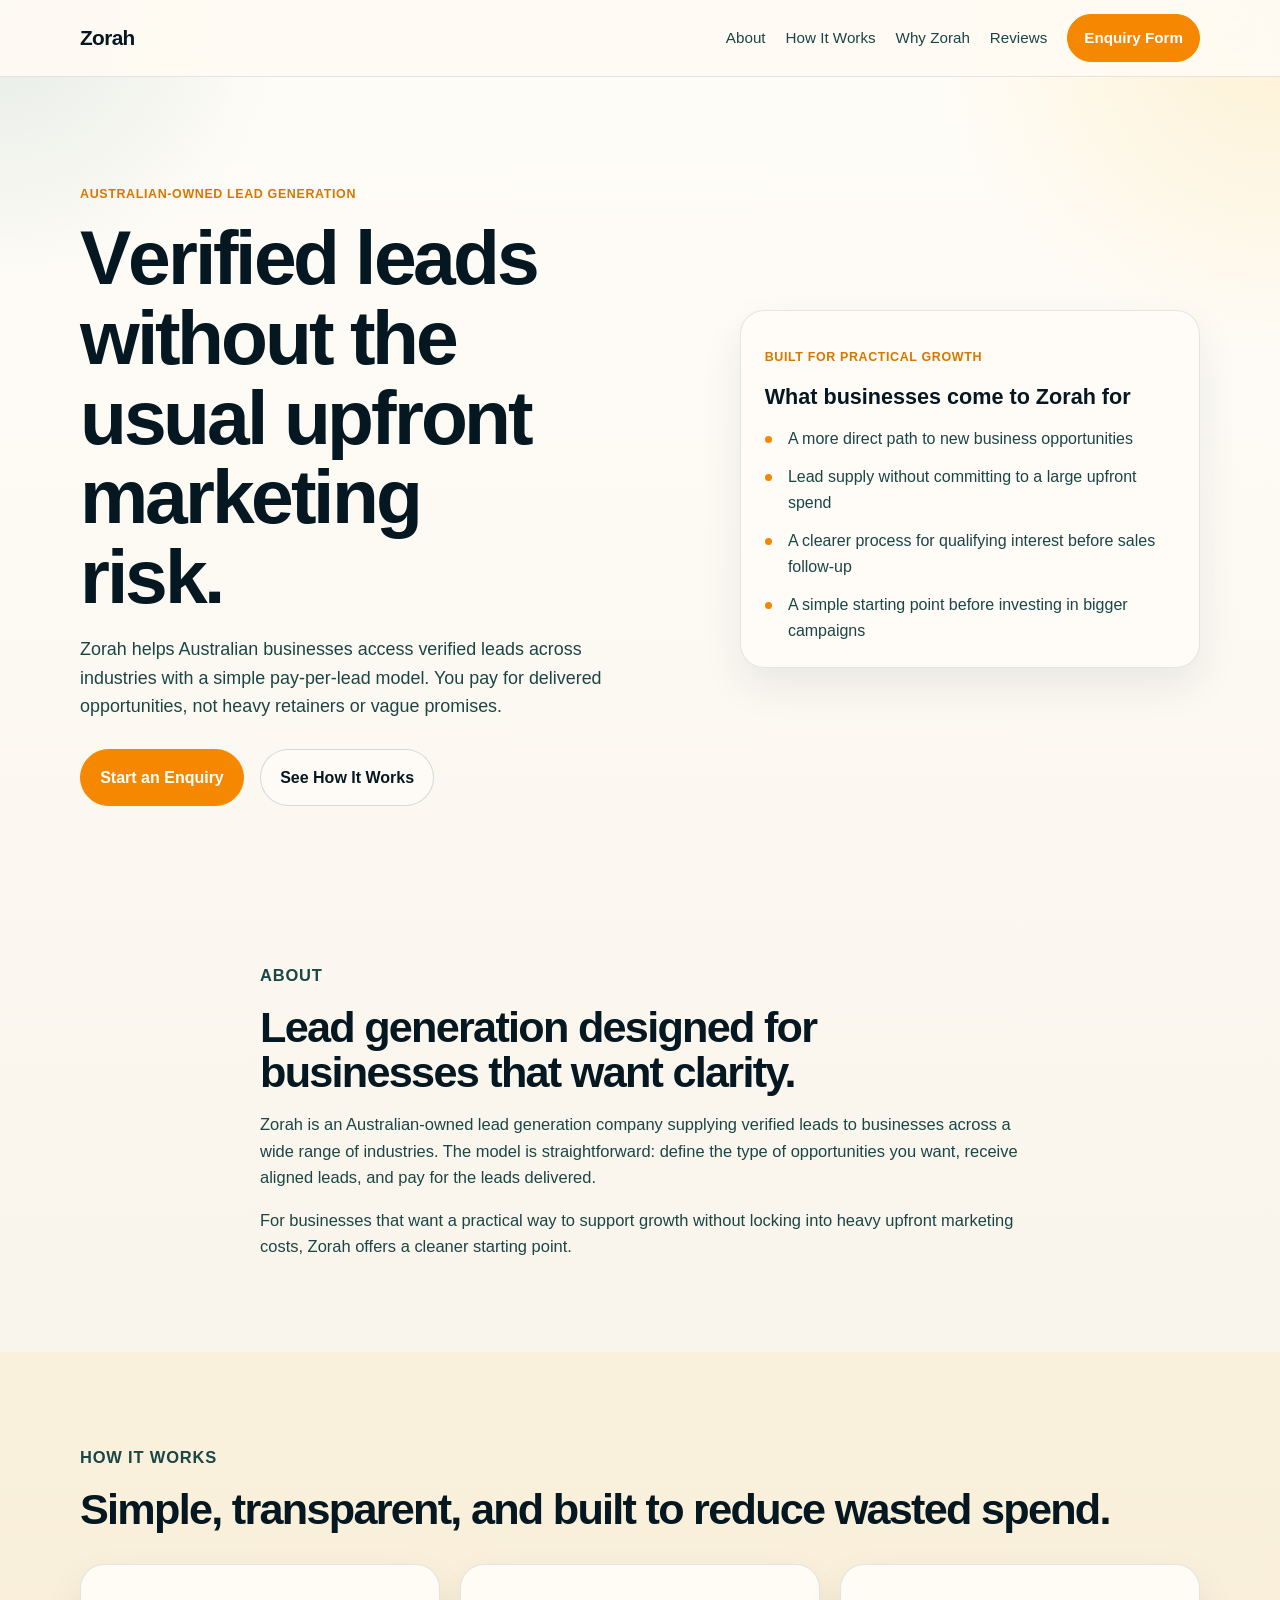
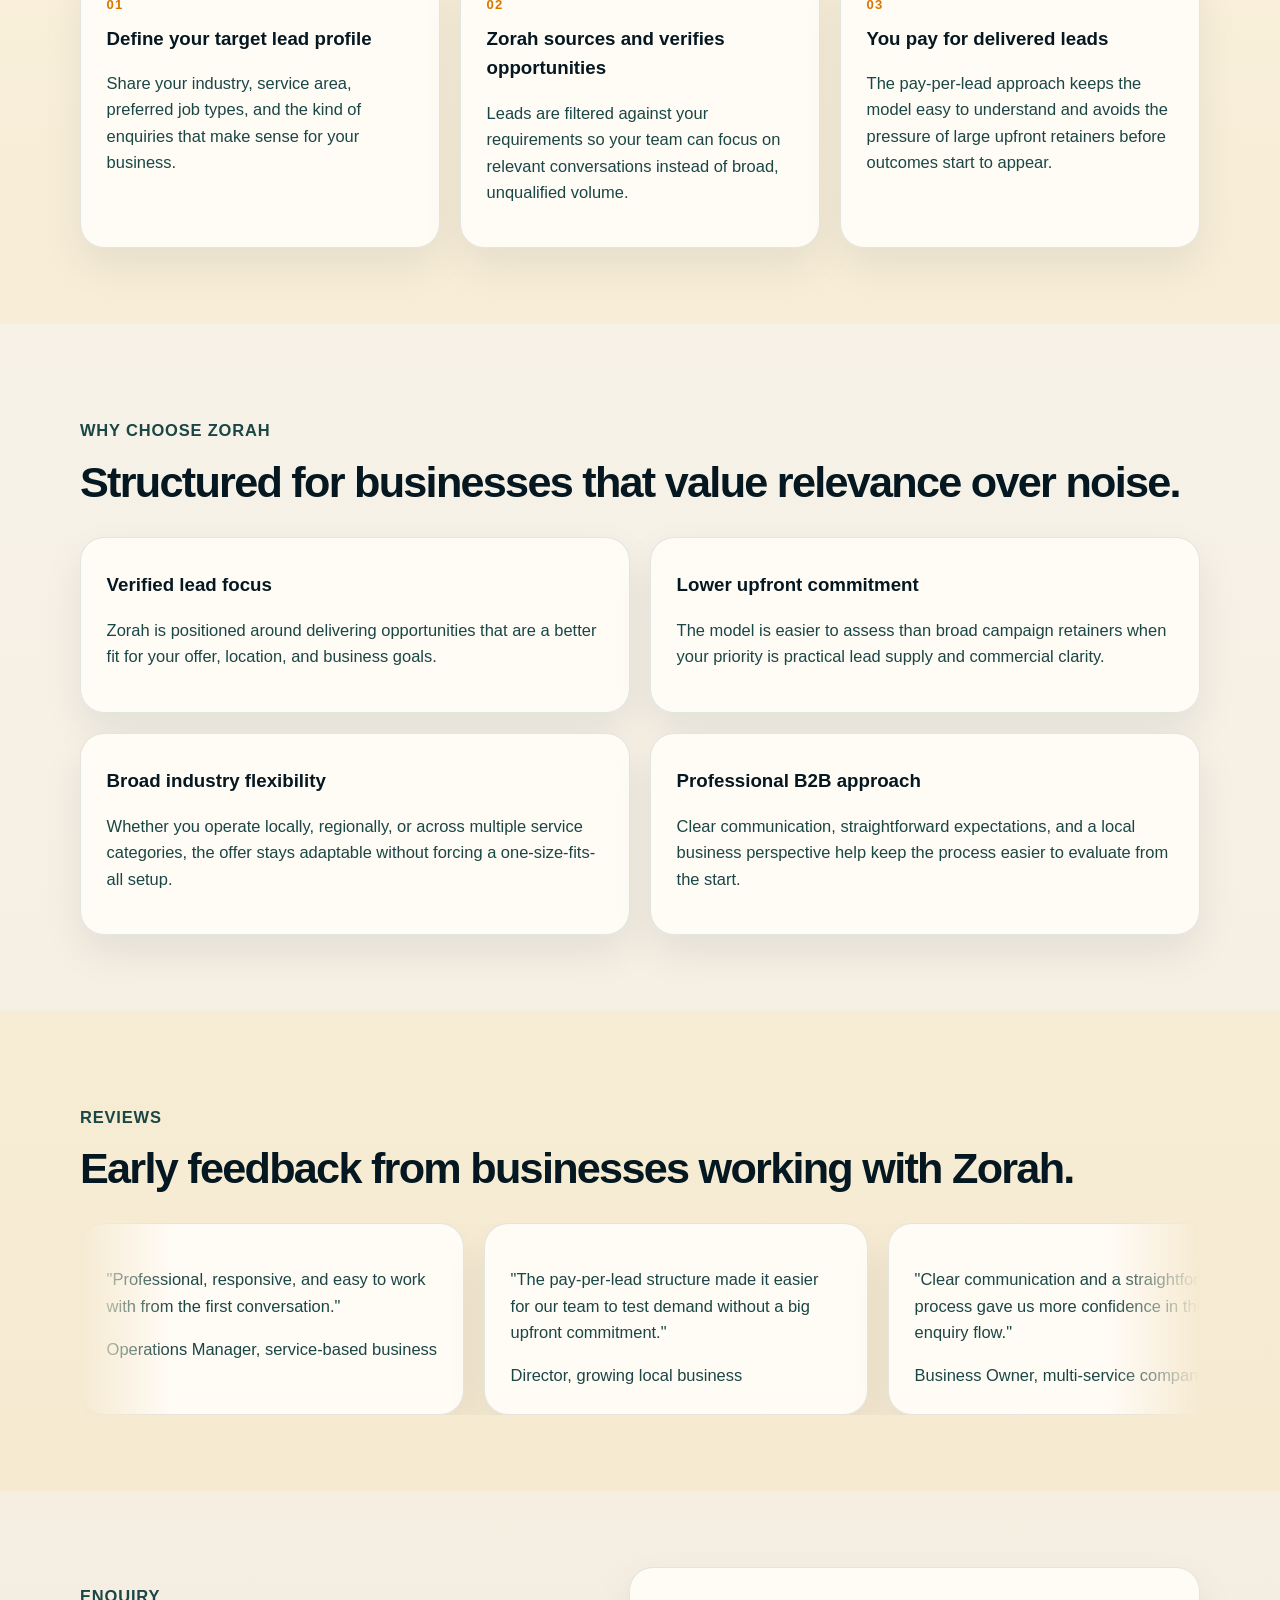
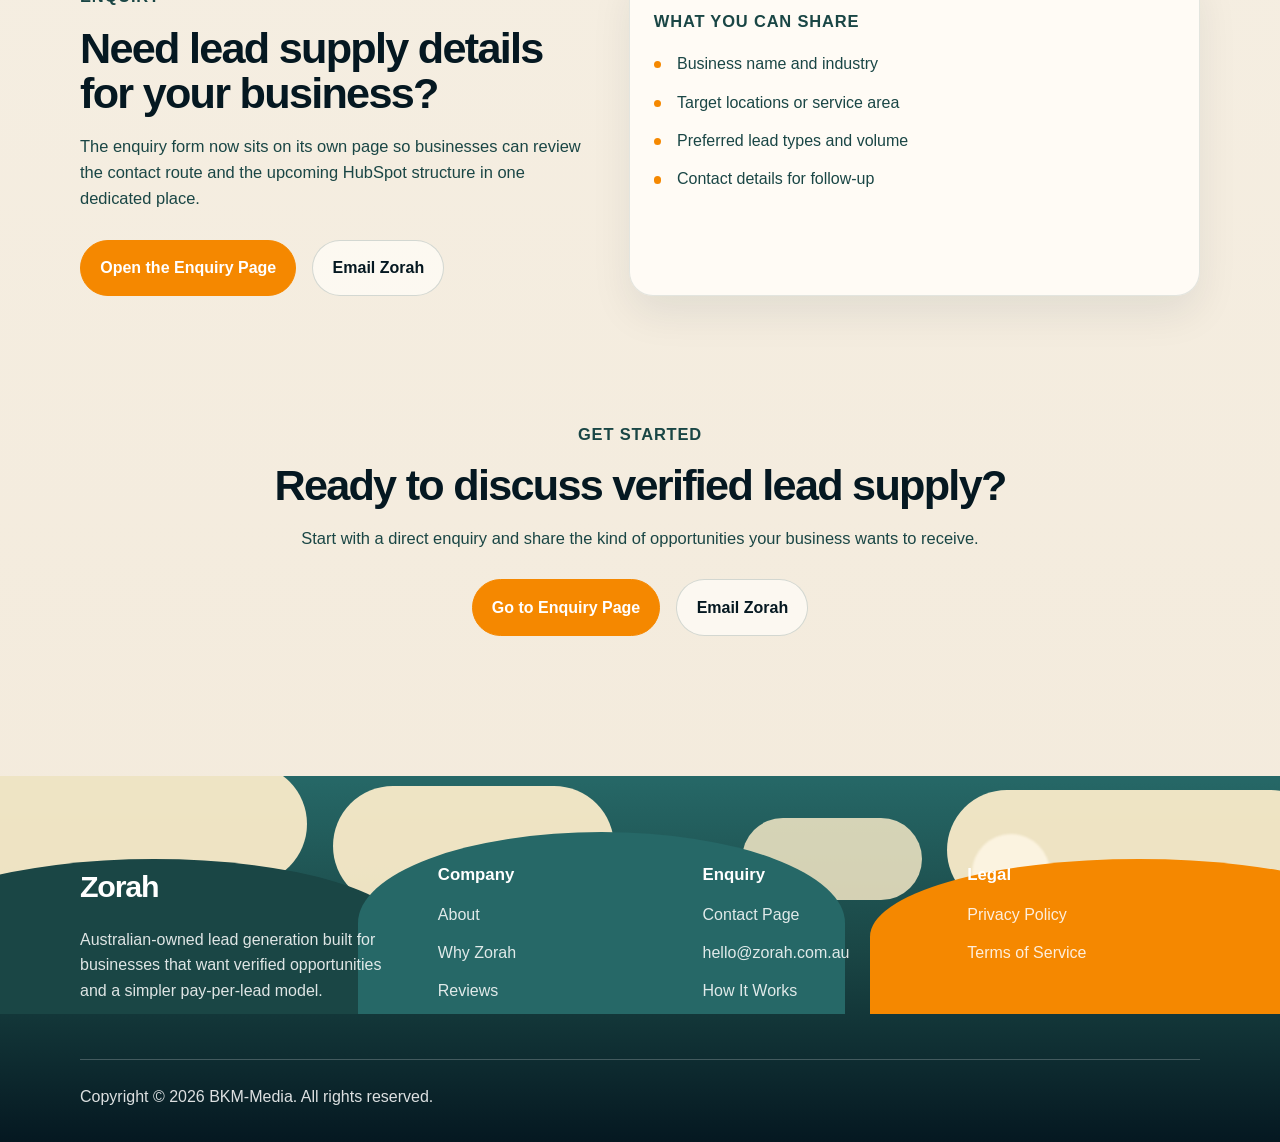
<file: index.html>
<!DOCTYPE html>
<html lang="en">
<head>
  <meta charset="UTF-8" />
  <meta name="viewport" content="width=device-width, initial-scale=1.0" />
  <title>Zorah | Verified Pay-Per-Lead Growth for Australian Businesses</title>
  <meta
    name="description"
    content="Zorah is an Australian-owned lead generation company supplying verified leads to businesses across industries with a practical pay-per-lead model."
  />
  <link rel="stylesheet" href="style.css" />
</head>
<body>
  <header class="site-header">
    <div class="container header-inner">
      <a href="index.html" class="logo">Zorah</a>
      <button
        class="menu-toggle"
        type="button"
        aria-expanded="false"
        aria-controls="site-nav"
        aria-label="Toggle navigation"
      >
        <span></span>
        <span></span>
        <span></span>
      </button>
      <nav class="nav" id="site-nav">
        <a href="#about">About</a>
        <a href="#how-it-works">How It Works</a>
        <a href="#why-zorah">Why Zorah</a>
        <a href="#testimonials">Reviews</a>
        <a href="contact.html" class="btn btn-sm nav-cta">Enquiry Form</a>
      </nav>
    </div>
  </header>

  <main>
    <section class="hero">
      <div class="container hero-grid">
        <div class="hero-content">
          <p class="eyebrow">Australian-owned lead generation</p>
          <h1 class="coolors-text" data-enable-color="false">
            Verified leads without the usual upfront marketing risk.
          </h1>
          <p class="hero-text">
            Zorah helps Australian businesses access verified leads across industries with a simple
            pay-per-lead model. You pay for delivered opportunities, not heavy retainers or vague
            promises.
          </p>
          <div class="hero-actions">
            <a href="contact.html" class="btn">Start an Enquiry</a>
            <a href="#how-it-works" class="btn btn-secondary">See How It Works</a>
          </div>
        </div>
        <aside class="hero-card">
          <p class="section-label">Built for practical growth</p>
          <h2>What businesses come to Zorah for</h2>
          <ul class="list-check">
            <li>A more direct path to new business opportunities</li>
            <li>Lead supply without committing to a large upfront spend</li>
            <li>A clearer process for qualifying interest before sales follow-up</li>
            <li>A simple starting point before investing in bigger campaigns</li>
          </ul>
        </aside>
      </div>
    </section>

    <section id="about" class="section">
      <div class="container narrow">
        <p class="section-label">About</p>
        <h2>Lead generation designed for businesses that want clarity.</h2>
        <p>
          Zorah is an Australian-owned lead generation company supplying verified leads to
          businesses across a wide range of industries. The model is straightforward: define the
          type of opportunities you want, receive aligned leads, and pay for the leads delivered.
        </p>
        <p>
          For businesses that want a practical way to support growth without locking into heavy
          upfront marketing costs, Zorah offers a cleaner starting point.
        </p>
      </div>
    </section>

    <section id="how-it-works" class="section section-alt">
      <div class="container">
        <p class="section-label">How it works</p>
        <h2>Simple, transparent, and built to reduce wasted spend.</h2>
        <div class="cards three-col">
          <article class="card">
            <span class="step">01</span>
            <h3>Define your target lead profile</h3>
            <p>
              Share your industry, service area, preferred job types, and the kind of enquiries
              that make sense for your business.
            </p>
          </article>
          <article class="card">
            <span class="step">02</span>
            <h3>Zorah sources and verifies opportunities</h3>
            <p>
              Leads are filtered against your requirements so your team can focus on relevant
              conversations instead of broad, unqualified volume.
            </p>
          </article>
          <article class="card">
            <span class="step">03</span>
            <h3>You pay for delivered leads</h3>
            <p>
              The pay-per-lead approach keeps the model easy to understand and avoids the pressure
              of large upfront retainers before outcomes start to appear.
            </p>
          </article>
        </div>
      </div>
    </section>

    <section id="why-zorah" class="section">
      <div class="container">
        <p class="section-label">Why choose Zorah</p>
        <h2>Structured for businesses that value relevance over noise.</h2>
        <div class="cards two-col">
          <article class="card">
            <h3>Verified lead focus</h3>
            <p>
              Zorah is positioned around delivering opportunities that are a better fit for your
              offer, location, and business goals.
            </p>
          </article>
          <article class="card">
            <h3>Lower upfront commitment</h3>
            <p>
              The model is easier to assess than broad campaign retainers when your priority is
              practical lead supply and commercial clarity.
            </p>
          </article>
          <article class="card">
            <h3>Broad industry flexibility</h3>
            <p>
              Whether you operate locally, regionally, or across multiple service categories, the
              offer stays adaptable without forcing a one-size-fits-all setup.
            </p>
          </article>
          <article class="card">
            <h3>Professional B2B approach</h3>
            <p>
              Clear communication, straightforward expectations, and a local business perspective
              help keep the process easier to evaluate from the start.
            </p>
          </article>
        </div>
      </div>
    </section>

    <section id="testimonials" class="section section-alt">
      <div class="container">
        <p class="section-label">Reviews</p>
        <h2>Early feedback from businesses working with Zorah.</h2>
        <div class="marquee-shell">
          <div class="marquee-track">
            <article class="card marquee-card">
              <p class="quote">"Professional, responsive, and easy to work with from the first conversation."</p>
              <p class="author">Operations Manager, service-based business</p>
            </article>
            <article class="card marquee-card">
              <p class="quote">"The pay-per-lead structure made it easier for our team to test demand without a big upfront commitment."</p>
              <p class="author">Director, growing local business</p>
            </article>
            <article class="card marquee-card">
              <p class="quote">"Clear communication and a straightforward process gave us more confidence in the enquiry flow."</p>
              <p class="author">Business Owner, multi-service company</p>
            </article>
            <article class="card marquee-card" aria-hidden="true">
              <p class="quote">"Professional, responsive, and easy to work with from the first conversation."</p>
              <p class="author">Operations Manager, service-based business</p>
            </article>
            <article class="card marquee-card" aria-hidden="true">
              <p class="quote">"The pay-per-lead structure made it easier for our team to test demand without a big upfront commitment."</p>
              <p class="author">Director, growing local business</p>
            </article>
            <article class="card marquee-card" aria-hidden="true">
              <p class="quote">"Clear communication and a straightforward process gave us more confidence in the enquiry flow."</p>
              <p class="author">Business Owner, multi-service company</p>
            </article>
          </div>
        </div>
      </div>
    </section>

    <section class="section enquiry-preview">
      <div class="container enquiry-preview-grid">
        <div>
          <p class="section-label">Enquiry</p>
          <h2>Need lead supply details for your business?</h2>
          <p>
            The enquiry form now sits on its own page so businesses can review the contact route
            and the upcoming HubSpot structure in one dedicated place.
          </p>
          <div class="hero-actions">
            <a href="contact.html" class="btn">Open the Enquiry Page</a>
            <a href="mailto:hello@zorah.com.au" class="btn btn-secondary">Email Zorah</a>
          </div>
        </div>
        <div class="preview-card">
          <p class="preview-label">What you can share</p>
          <ul class="list-check">
            <li>Business name and industry</li>
            <li>Target locations or service area</li>
            <li>Preferred lead types and volume</li>
            <li>Contact details for follow-up</li>
          </ul>
        </div>
      </div>
    </section>

    <section class="section final-cta">
      <div class="container narrow center">
        <p class="section-label">Get started</p>
        <h2>Ready to discuss verified lead supply?</h2>
        <p>
          Start with a direct enquiry and share the kind of opportunities your business wants to
          receive.
        </p>
        <div class="hero-actions center-actions">
          <a href="contact.html" class="btn">Go to Enquiry Page</a>
          <a href="mailto:hello@zorah.com.au" class="btn btn-secondary">Email Zorah</a>
        </div>
      </div>
    </section>
  </main>

  <footer class="site-footer site-footer-rich">
    <div class="footer-skyline" aria-hidden="true">
      <span class="footer-cloud footer-cloud-a"></span>
      <span class="footer-cloud footer-cloud-b"></span>
      <span class="footer-cloud footer-cloud-c"></span>
      <span class="footer-cloud footer-cloud-d"></span>
      <span class="footer-orb footer-orb-a"></span>
      <span class="footer-hill footer-hill-a"></span>
      <span class="footer-hill footer-hill-b"></span>
      <span class="footer-hill footer-hill-c"></span>
    </div>
    <div class="container footer-shell">
      <div class="footer-brand">
        <strong>Zorah</strong>
        <p>
          Australian-owned lead generation built for businesses that want verified opportunities
          and a simpler pay-per-lead model.
        </p>
      </div>
      <div class="footer-column">
        <h3>Company</h3>
        <a href="#about">About</a>
        <a href="#why-zorah">Why Zorah</a>
        <a href="#testimonials">Reviews</a>
      </div>
      <div class="footer-column">
        <h3>Enquiry</h3>
        <a href="contact.html">Contact Page</a>
        <a href="mailto:hello@zorah.com.au">hello@zorah.com.au</a>
        <a href="#how-it-works">How It Works</a>
      </div>
      <div class="footer-column">
        <h3>Legal</h3>
        <a href="privacy.html">Privacy Policy</a>
        <a href="terms.html">Terms of Service</a>
      </div>
    </div>
    <div class="container footer-bottom">
      <p>Copyright &copy; 2026 BKM-Media. All rights reserved.</p>
    </div>
  </footer>

  <script>
    const palette = ["#051821", "#1a4645", "#266867", "#f58800", "#fbbc24"];

    const prepareCoolorsText = () => {
      document.querySelectorAll(".coolors-text").forEach((heading) => {
        if (heading.dataset.coolorsReady === "true") {
          return;
        }

        const text = (heading.textContent || "").trim().replace(/\s+/g, " ");
        const enableColor = heading.dataset.enableColor === "true";

        heading.dataset.coolorsReady = "true";
        heading.setAttribute("aria-label", text);
        heading.textContent = "";

        text.split(" ").forEach((word, wordIndex, words) => {
          const wordSpan = document.createElement("span");
          wordSpan.className = "coolors-word";
          wordSpan.setAttribute("aria-hidden", "true");

          Array.from(word).forEach((character) => {
            const span = document.createElement("span");
            span.className = "coolors-char";
            span.setAttribute("aria-hidden", "true");
            span.textContent = character;
            wordSpan.appendChild(span);
          });

          heading.appendChild(wordSpan);

          if (wordIndex < words.length - 1) {
            heading.appendChild(document.createTextNode(" "));
          }
        });

        heading.addEventListener("pointerover", (event) => {
          const character = event.target.closest(".coolors-char");
          if (!character) {
            return;
          }

          character.classList.remove("is-active");
          void character.offsetWidth;
          character.classList.add("is-active");

          if (enableColor) {
            const randomColor = palette[Math.floor(Math.random() * palette.length)];
            character.style.color = randomColor;
          }
        });

        heading.addEventListener("animationend", (event) => {
          const character = event.target.closest(".coolors-char");
          if (!character) {
            return;
          }

          character.classList.remove("is-active");
          if (enableColor) {
            character.style.removeProperty("color");
          }
        });
      });
    };

    prepareCoolorsText();

    const toggle = document.querySelector(".menu-toggle");
    const nav = document.querySelector(".nav");

    if (toggle && nav) {
      toggle.addEventListener("click", () => {
        const isOpen = nav.classList.toggle("is-open");
        toggle.setAttribute("aria-expanded", String(isOpen));
      });

      nav.querySelectorAll("a").forEach((link) => {
        link.addEventListener("click", () => {
          nav.classList.remove("is-open");
          toggle.setAttribute("aria-expanded", "false");
        });
      });
    }
  </script>
</body>
</html>
</file>
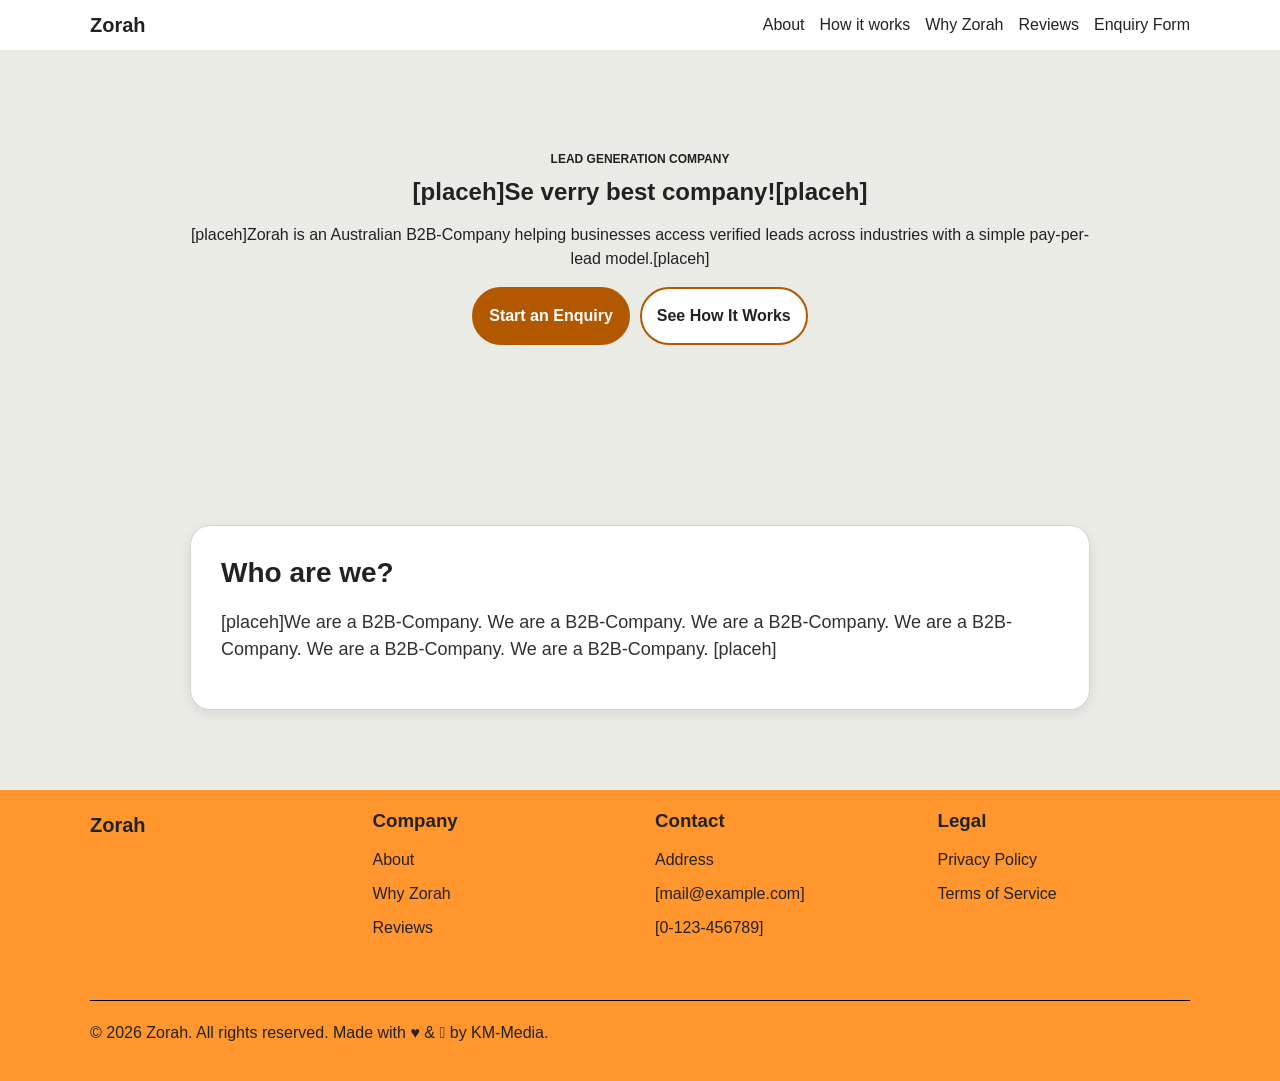
<file: testvonmijo/index.html>
<!DOCTYPE html>
<html lang="en-AU">
  
<head>
  <meta charset="UTF-8">
  <meta name="viewport" content="width=device-width, initial-scale=1, minimum-scale=1">
  <meta name="keywords" content="">
  <meta name="description" content="[placeh]Se verry best company![placeh]">
  
  <title>Zorah | [placeh]</title>
  <link rel="stylesheet" href="style.css">
  <link rel="icon" href="favicon.png">
</head>

<body>
  
  <header class="site-header">
    <div class="header-inner">
      <a href="/" class="logo">Zorah</a>
      <nav class="site-nav">
        <a href="#about">About</a>
        <a href="#howitworks">How it works</a>
        <a href="#why">Why Zorah</a>
        <a href="#reviews">Reviews</a>
        <a href="enquiry.html">Enquiry Form</a>
      </nav>
    </div>
  </header>
  
  <main>
    <section id="hero" class="hero">
      <div class="hero-inner">
        <p class="hero-intro">LEAD GENERATION COMPANY</p>
        <h1>[placeh]Se verry best company![placeh]</h1>
        <p>[placeh]Zorah is an Australian B2B-Company helping businesses access verified leads across industries with a simple pay-per-lead model.[placeh]</p>
        <div class="hero-cta">
          <a href="enquiry.html" class="hero-cta-1">Start an Enquiry</a>
          <a href="#howitworks" class="hero-cta-2">See How It Works</a>
        </div>
      </div>
    </section>
    <section id="about" class="about">
      <div class="about-inner">
        <h2>Who are we?</h2>
        <p>[placeh]We are a B2B-Company. We are a B2B-Company. We are a B2B-Company. We are a B2B-Company. We are a B2B-Company. We are a B2B-Company. [placeh]</p>
      </div>
    </section>
  </main>
  
  <footer class="footer">
    <div class="footer-inner">
      <div class="footer-brand">
        <p class="logo">Zorah</p>
      </div>
      <div class="footer-company">
        <h3>Company</h3>
        <a href="#about">About</a>
        <a href="#why">Why Zorah</a>
        <a href="#reviews">Reviews</a>
      </div>
      <div class="footer-contact">
        <h3>Contact</h3>
        <a href="address.html">Address</a>
        <a href="mailto:<!--missingmail-->"><!--missingmail-->[mail@example.com]</a>
        <a href="tel:<!--missingtel-->"><!--missingtel-->[0-123-456789]</a>
      </div>
      <div class="footer-legal">
        <h3>Legal</h3>
        <a href="privacy.html">Privacy Policy</a>
        <a href="terms.html">Terms of Service</a>
      </div>
      <p class="footer-bottom">© 2026 Zorah. All rights reserved. Made with ♥ & 𖡎 by KM-Media.</p>
    </div>
  </footer>
  
</body>
</html>
</file>
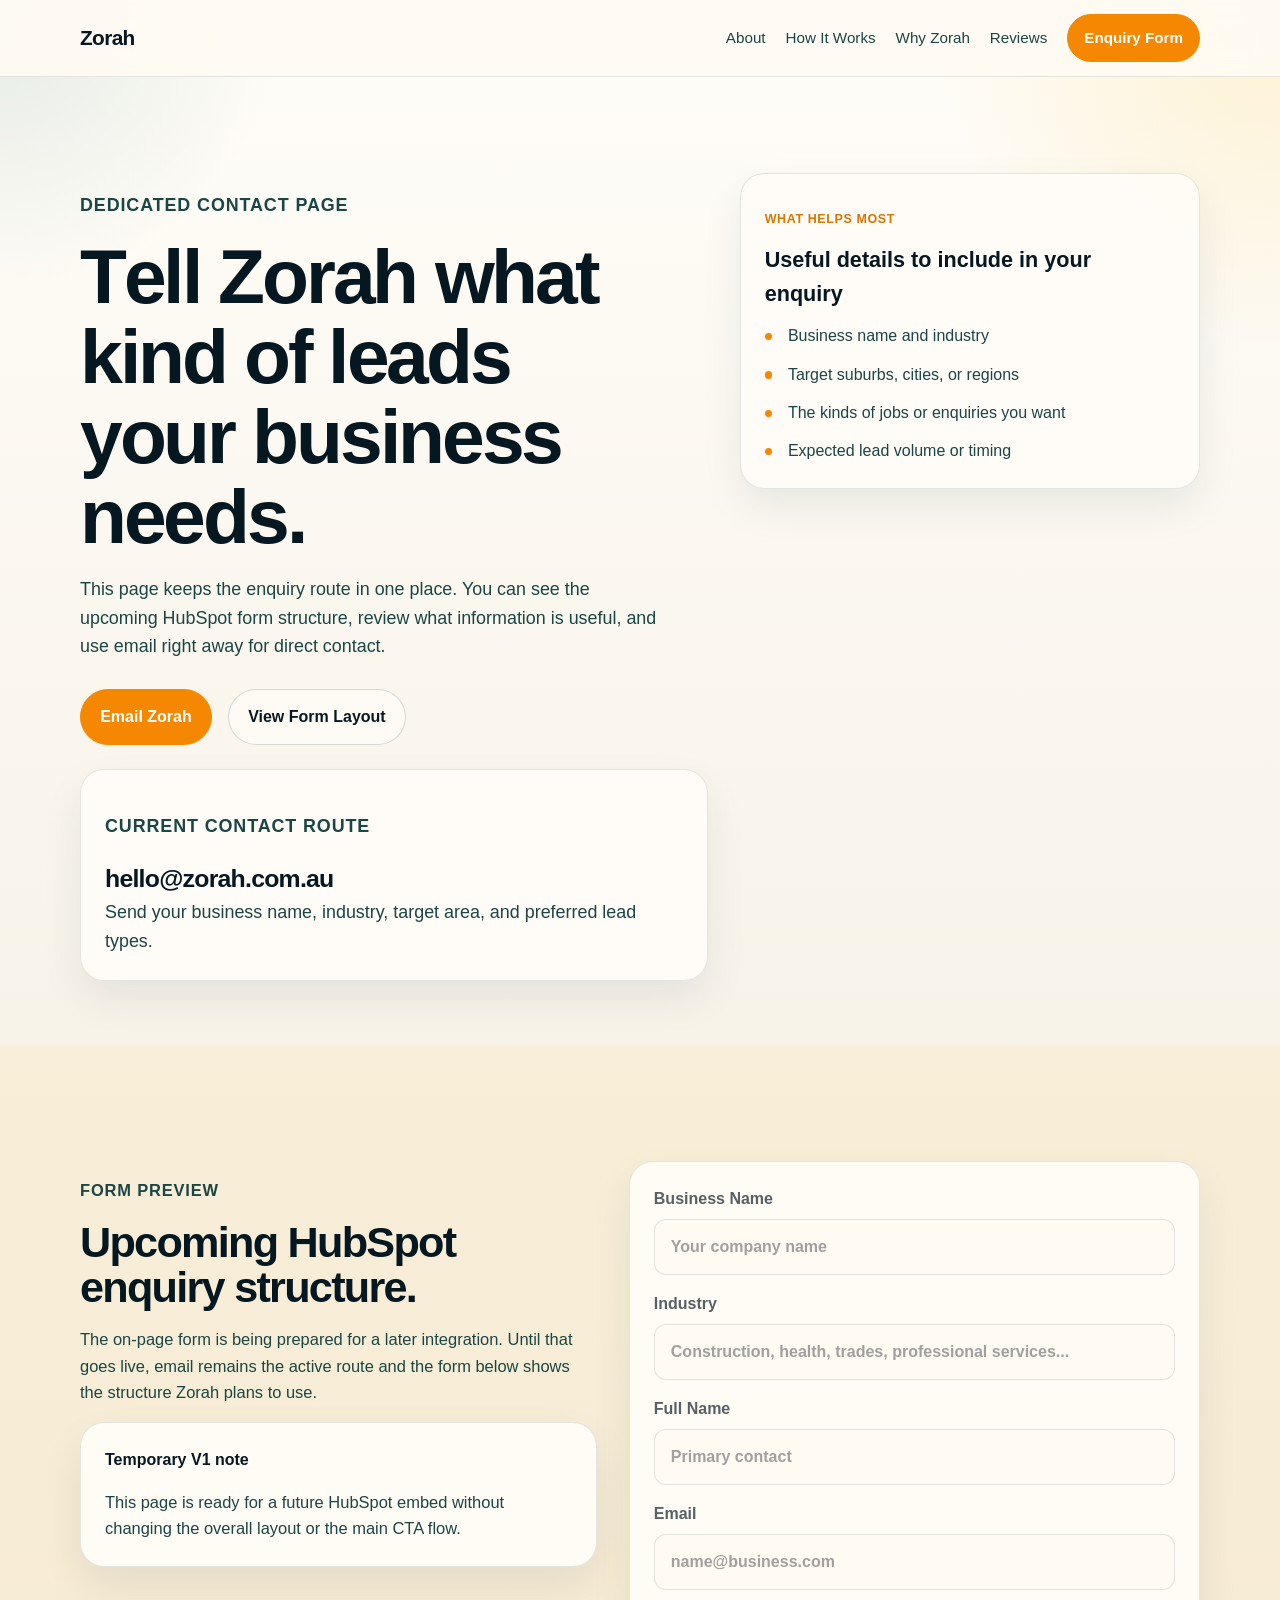
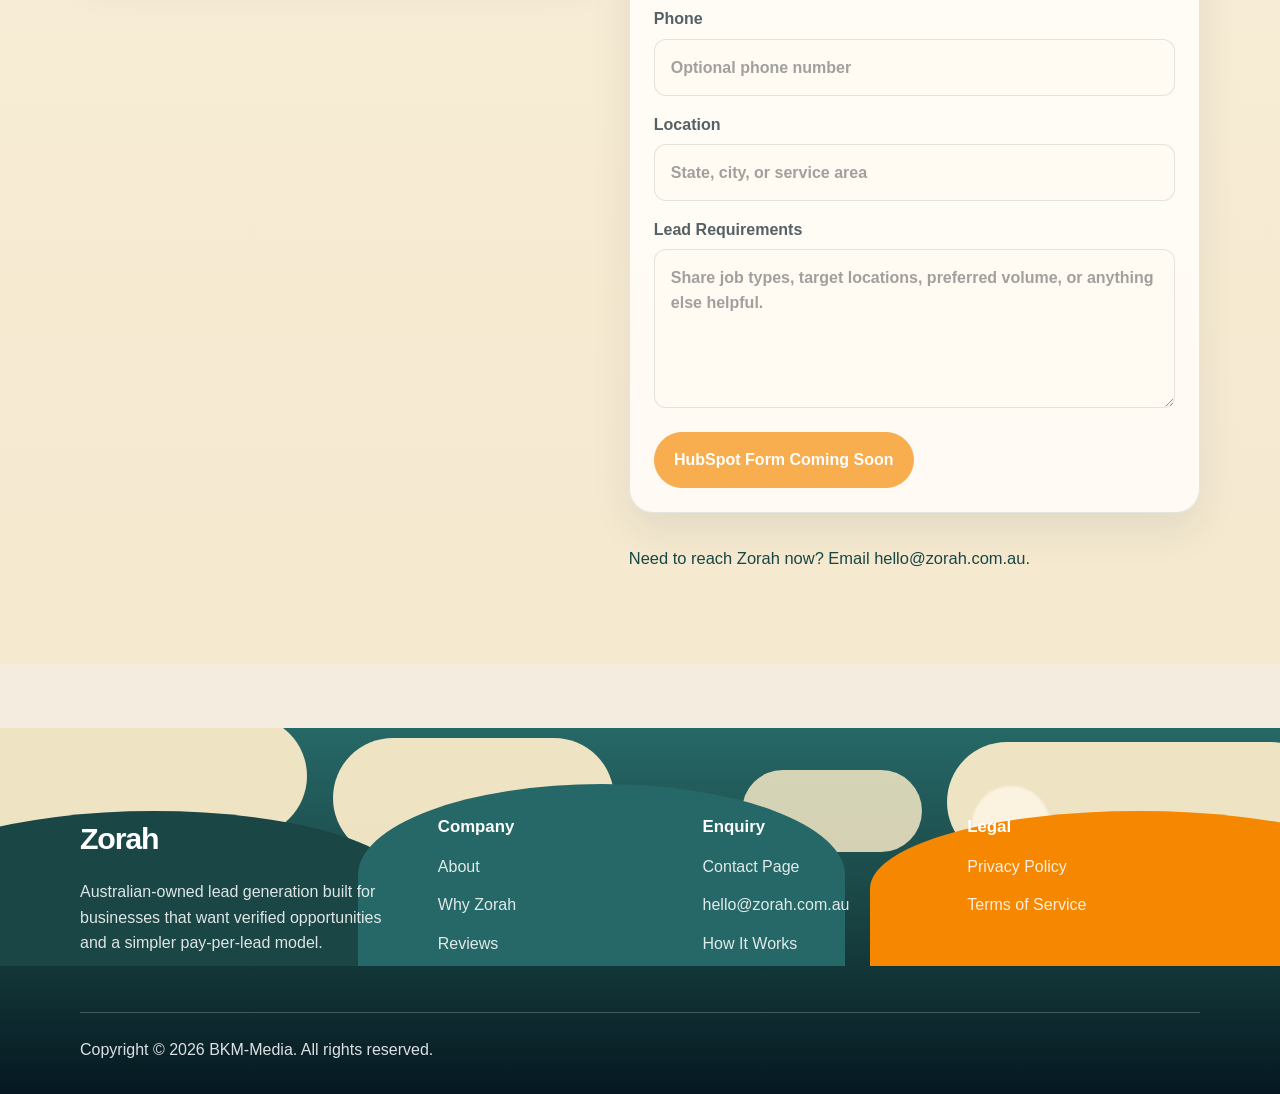
<file: contact.html>
<!DOCTYPE html>
<html lang="en">
<head>
  <meta charset="UTF-8" />
  <meta name="viewport" content="width=device-width, initial-scale=1.0" />
  <title>Zorah | Contact and Enquiry</title>
  <meta
    name="description"
    content="Contact Zorah to discuss verified lead supply requirements for your business."
  />
  <link rel="stylesheet" href="style.css" />
</head>
<body>
  <header class="site-header">
    <div class="container header-inner">
      <a href="index.html" class="logo">Zorah</a>
      <button
        class="menu-toggle"
        type="button"
        aria-expanded="false"
        aria-controls="site-nav"
        aria-label="Toggle navigation"
      >
        <span></span>
        <span></span>
        <span></span>
      </button>
      <nav class="nav" id="site-nav">
        <a href="index.html#about">About</a>
        <a href="index.html#how-it-works">How It Works</a>
        <a href="index.html#why-zorah">Why Zorah</a>
        <a href="index.html#testimonials">Reviews</a>
        <a href="contact.html" class="btn btn-sm nav-cta">Enquiry Form</a>
      </nav>
    </div>
  </header>

  <main>
    <section class="contact-hero">
      <div class="container contact-grid">
        <div class="contact-copy">
          <p class="eyebrow">Dedicated contact page</p>
          <h1 class="coolors-text" data-enable-color="false">
            Tell Zorah what kind of leads your business needs.
          </h1>
          <p>
            This page keeps the enquiry route in one place. You can see the upcoming HubSpot form
            structure, review what information is useful, and use email right away for direct
            contact.
          </p>
          <div class="hero-actions">
            <a href="mailto:hello@zorah.com.au" class="btn">Email Zorah</a>
            <a href="#enquiry-form" class="btn btn-secondary">View Form Layout</a>
          </div>
          <div class="contact-intro-card">
            <p class="contact-label">Current contact route</p>
            <a href="mailto:hello@zorah.com.au" class="contact-link">hello@zorah.com.au</a>
            <p class="contact-help">
              Send your business name, industry, target area, and preferred lead types.
            </p>
          </div>
        </div>
        <aside class="hero-card">
          <p class="section-label">What helps most</p>
          <h2>Useful details to include in your enquiry</h2>
          <ul class="list-check">
            <li>Business name and industry</li>
            <li>Target suburbs, cities, or regions</li>
            <li>The kinds of jobs or enquiries you want</li>
            <li>Expected lead volume or timing</li>
          </ul>
        </aside>
      </div>
    </section>

    <section id="enquiry-form" class="section section-alt">
      <div class="container contact-panels">
        <div>
          <p class="section-label">Form preview</p>
          <h2>Upcoming HubSpot enquiry structure.</h2>
          <p>
            The on-page form is being prepared for a later integration. Until that goes live, email
            remains the active route and the form below shows the structure Zorah plans to use.
          </p>
          <div class="placeholder-note">
            <strong>Temporary V1 note</strong>
            <p>
              This page is ready for a future HubSpot embed without changing the overall layout or
              the main CTA flow.
            </p>
          </div>
        </div>

        <div class="enquiry-panel">
          <form class="enquiry-form" action="#" method="post">
            <fieldset class="form-fields" disabled>
              <label>
                Business Name
                <input type="text" name="business_name" placeholder="Your company name" />
              </label>

              <label>
                Industry
                <input type="text" name="industry" placeholder="Construction, health, trades, professional services..." />
              </label>

              <label>
                Full Name
                <input type="text" name="full_name" placeholder="Primary contact" />
              </label>

              <label>
                Email
                <input type="email" name="email" placeholder="name@business.com" />
              </label>

              <label>
                Phone
                <input type="tel" name="phone" placeholder="Optional phone number" />
              </label>

              <label>
                Location
                <input type="text" name="location" placeholder="State, city, or service area" />
              </label>

              <label>
                Lead Requirements
                <textarea
                  name="notes"
                  rows="5"
                  placeholder="Share job types, target locations, preferred volume, or anything else helpful."
                ></textarea>
              </label>

              <button type="submit" class="btn">HubSpot Form Coming Soon</button>
            </fieldset>
          </form>
          <p class="contact-note">
            Need to reach Zorah now? Email <a href="mailto:hello@zorah.com.au">hello@zorah.com.au</a>.
          </p>
        </div>
      </div>
    </section>
  </main>

  <footer class="site-footer site-footer-rich">
    <div class="footer-skyline" aria-hidden="true">
      <span class="footer-cloud footer-cloud-a"></span>
      <span class="footer-cloud footer-cloud-b"></span>
      <span class="footer-cloud footer-cloud-c"></span>
      <span class="footer-cloud footer-cloud-d"></span>
      <span class="footer-orb footer-orb-a"></span>
      <span class="footer-hill footer-hill-a"></span>
      <span class="footer-hill footer-hill-b"></span>
      <span class="footer-hill footer-hill-c"></span>
    </div>
    <div class="container footer-shell">
      <div class="footer-brand">
        <strong>Zorah</strong>
        <p>
          Australian-owned lead generation built for businesses that want verified opportunities
          and a simpler pay-per-lead model.
        </p>
      </div>
      <div class="footer-column">
        <h3>Company</h3>
        <a href="index.html#about">About</a>
        <a href="index.html#why-zorah">Why Zorah</a>
        <a href="index.html#testimonials">Reviews</a>
      </div>
      <div class="footer-column">
        <h3>Enquiry</h3>
        <a href="contact.html">Contact Page</a>
        <a href="mailto:hello@zorah.com.au">hello@zorah.com.au</a>
        <a href="index.html#how-it-works">How It Works</a>
      </div>
      <div class="footer-column">
        <h3>Legal</h3>
        <a href="privacy.html">Privacy Policy</a>
        <a href="terms.html">Terms of Service</a>
      </div>
    </div>
    <div class="container footer-bottom">
      <p>Copyright &copy; 2026 BKM-Media. All rights reserved.</p>
    </div>
  </footer>

  <script>
    const palette = ["#051821", "#1a4645", "#266867", "#f58800", "#fbbc24"];

    const prepareCoolorsText = () => {
      document.querySelectorAll(".coolors-text").forEach((heading) => {
        if (heading.dataset.coolorsReady === "true") {
          return;
        }

        const text = (heading.textContent || "").trim().replace(/\s+/g, " ");
        const enableColor = heading.dataset.enableColor === "true";

        heading.dataset.coolorsReady = "true";
        heading.setAttribute("aria-label", text);
        heading.textContent = "";

        text.split(" ").forEach((word, wordIndex, words) => {
          const wordSpan = document.createElement("span");
          wordSpan.className = "coolors-word";
          wordSpan.setAttribute("aria-hidden", "true");

          Array.from(word).forEach((character) => {
            const span = document.createElement("span");
            span.className = "coolors-char";
            span.setAttribute("aria-hidden", "true");
            span.textContent = character;
            wordSpan.appendChild(span);
          });

          heading.appendChild(wordSpan);

          if (wordIndex < words.length - 1) {
            heading.appendChild(document.createTextNode(" "));
          }
        });

        heading.addEventListener("pointerover", (event) => {
          const character = event.target.closest(".coolors-char");
          if (!character) {
            return;
          }

          character.classList.remove("is-active");
          void character.offsetWidth;
          character.classList.add("is-active");

          if (enableColor) {
            const randomColor = palette[Math.floor(Math.random() * palette.length)];
            character.style.color = randomColor;
          }
        });

        heading.addEventListener("animationend", (event) => {
          const character = event.target.closest(".coolors-char");
          if (!character) {
            return;
          }

          character.classList.remove("is-active");
          if (enableColor) {
            character.style.removeProperty("color");
          }
        });
      });
    };

    prepareCoolorsText();

    const toggle = document.querySelector(".menu-toggle");
    const nav = document.querySelector(".nav");

    if (toggle && nav) {
      toggle.addEventListener("click", () => {
        const isOpen = nav.classList.toggle("is-open");
        toggle.setAttribute("aria-expanded", String(isOpen));
      });

      nav.querySelectorAll("a").forEach((link) => {
        link.addEventListener("click", () => {
          nav.classList.remove("is-open");
          toggle.setAttribute("aria-expanded", "false");
        });
      });
    }
  </script>
</body>
</html>
</file>
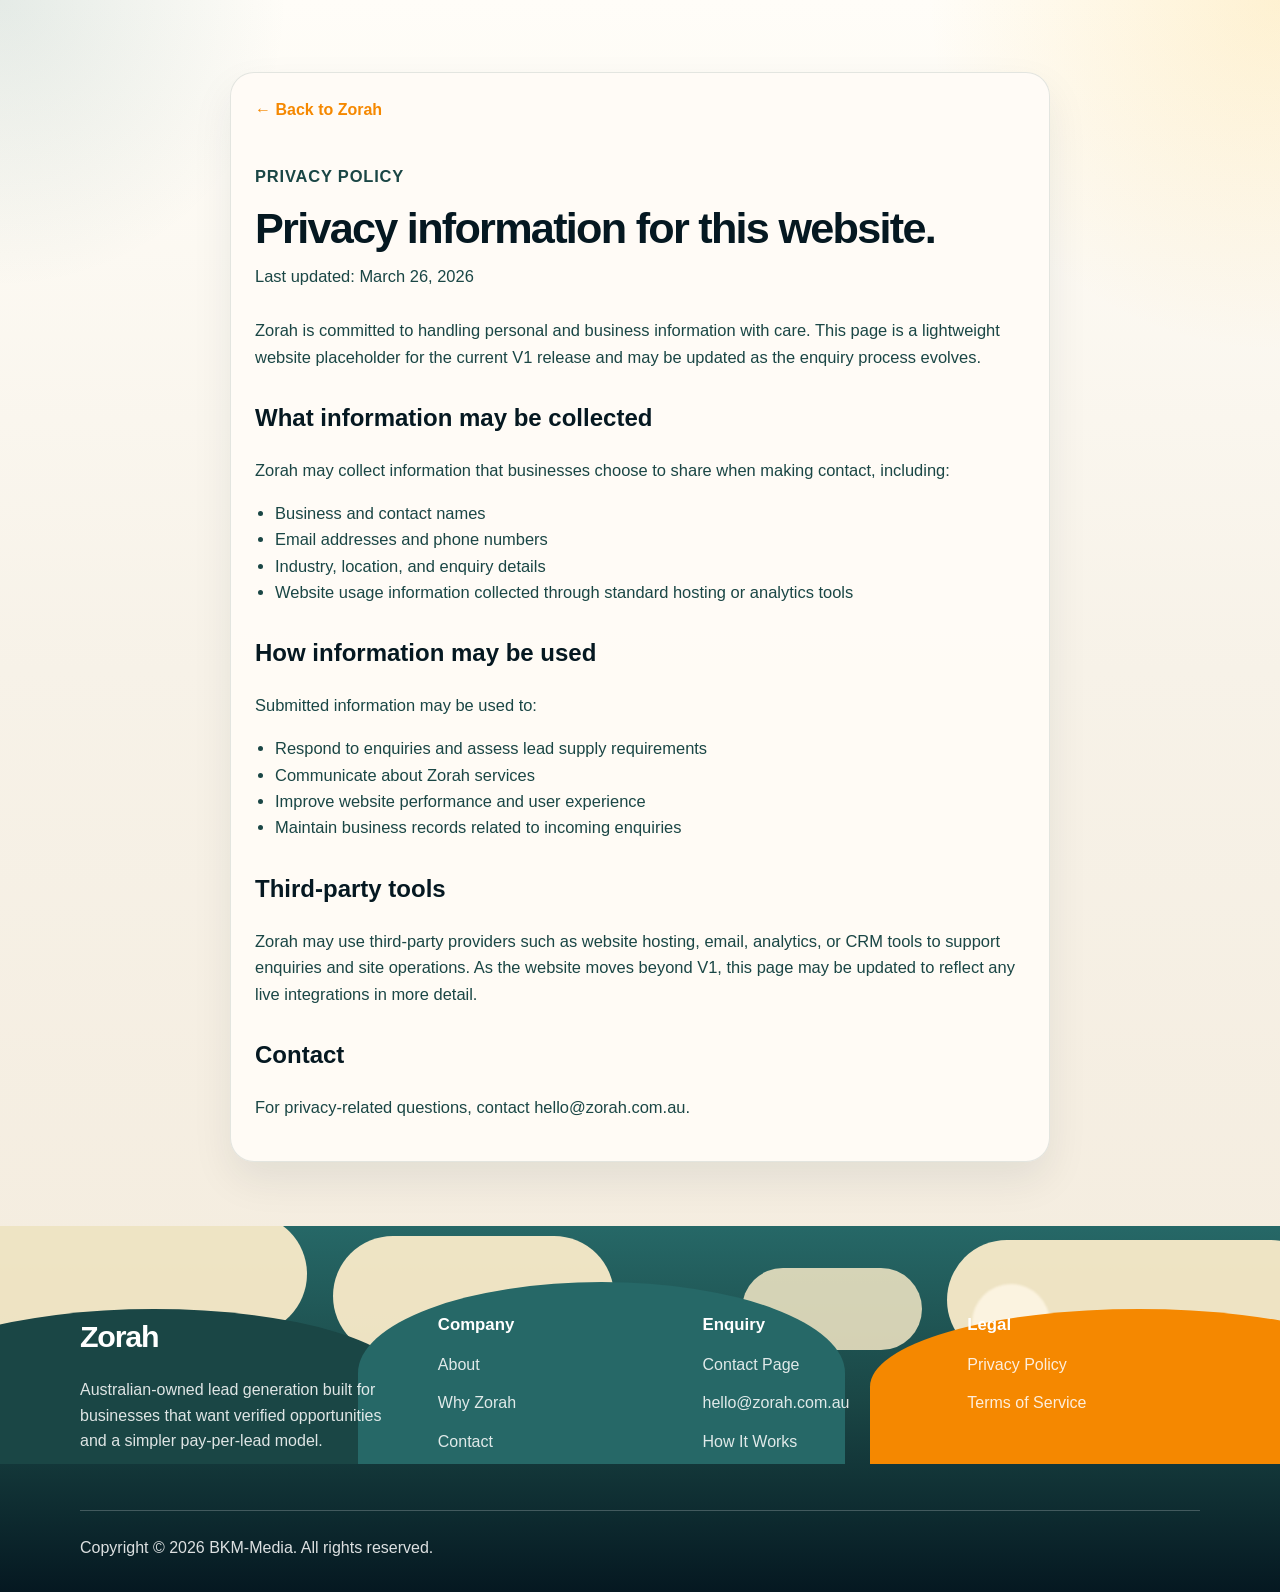
<file: privacy.html>
<!DOCTYPE html>
<html lang="en">
<head>
  <meta charset="UTF-8" />
  <meta name="viewport" content="width=device-width, initial-scale=1.0" />
  <title>Zorah | Privacy Policy</title>
  <meta name="description" content="Privacy information for the Zorah website." />
  <link rel="stylesheet" href="style.css" />
</head>
<body class="legal-page">
  <main class="legal-main">
    <article class="legal-shell">
      <a href="index.html" class="legal-back">&larr; Back to Zorah</a>
      <p class="section-label">Privacy Policy</p>
      <h1>Privacy information for this website.</h1>
      <p class="legal-meta">Last updated: March 26, 2026</p>

      <section>
        <p>
          Zorah is committed to handling personal and business information with care. This page is
          a lightweight website placeholder for the current V1 release and may be updated as the
          enquiry process evolves.
        </p>
      </section>

      <section>
        <h2>What information may be collected</h2>
        <p>Zorah may collect information that businesses choose to share when making contact, including:</p>
        <ul>
          <li>Business and contact names</li>
          <li>Email addresses and phone numbers</li>
          <li>Industry, location, and enquiry details</li>
          <li>Website usage information collected through standard hosting or analytics tools</li>
        </ul>
      </section>

      <section>
        <h2>How information may be used</h2>
        <p>Submitted information may be used to:</p>
        <ul>
          <li>Respond to enquiries and assess lead supply requirements</li>
          <li>Communicate about Zorah services</li>
          <li>Improve website performance and user experience</li>
          <li>Maintain business records related to incoming enquiries</li>
        </ul>
      </section>

      <section>
        <h2>Third-party tools</h2>
        <p>
          Zorah may use third-party providers such as website hosting, email, analytics, or CRM
          tools to support enquiries and site operations. As the website moves beyond V1, this page
          may be updated to reflect any live integrations in more detail.
        </p>
      </section>

      <section>
        <h2>Contact</h2>
        <p>
          For privacy-related questions, contact
          <a href="mailto:hello@zorah.com.au">hello@zorah.com.au</a>.
        </p>
      </section>
    </article>
  </main>
  <footer class="site-footer site-footer-rich">
    <div class="footer-skyline" aria-hidden="true">
      <span class="footer-cloud footer-cloud-a"></span>
      <span class="footer-cloud footer-cloud-b"></span>
      <span class="footer-cloud footer-cloud-c"></span>
      <span class="footer-cloud footer-cloud-d"></span>
      <span class="footer-orb footer-orb-a"></span>
      <span class="footer-hill footer-hill-a"></span>
      <span class="footer-hill footer-hill-b"></span>
      <span class="footer-hill footer-hill-c"></span>
    </div>
    <div class="container footer-shell">
      <div class="footer-brand">
        <strong>Zorah</strong>
        <p>
          Australian-owned lead generation built for businesses that want verified opportunities
          and a simpler pay-per-lead model.
        </p>
      </div>
      <div class="footer-column">
        <h3>Company</h3>
        <a href="index.html#about">About</a>
        <a href="index.html#why-zorah">Why Zorah</a>
        <a href="contact.html">Contact</a>
      </div>
      <div class="footer-column">
        <h3>Enquiry</h3>
        <a href="contact.html">Contact Page</a>
        <a href="mailto:hello@zorah.com.au">hello@zorah.com.au</a>
        <a href="index.html#how-it-works">How It Works</a>
      </div>
      <div class="footer-column">
        <h3>Legal</h3>
        <a href="privacy.html">Privacy Policy</a>
        <a href="terms.html">Terms of Service</a>
      </div>
    </div>
    <div class="container footer-bottom">
      <p>Copyright &copy; 2026 BKM-Media. All rights reserved.</p>
    </div>
  </footer>
</body>
</html>
</file>
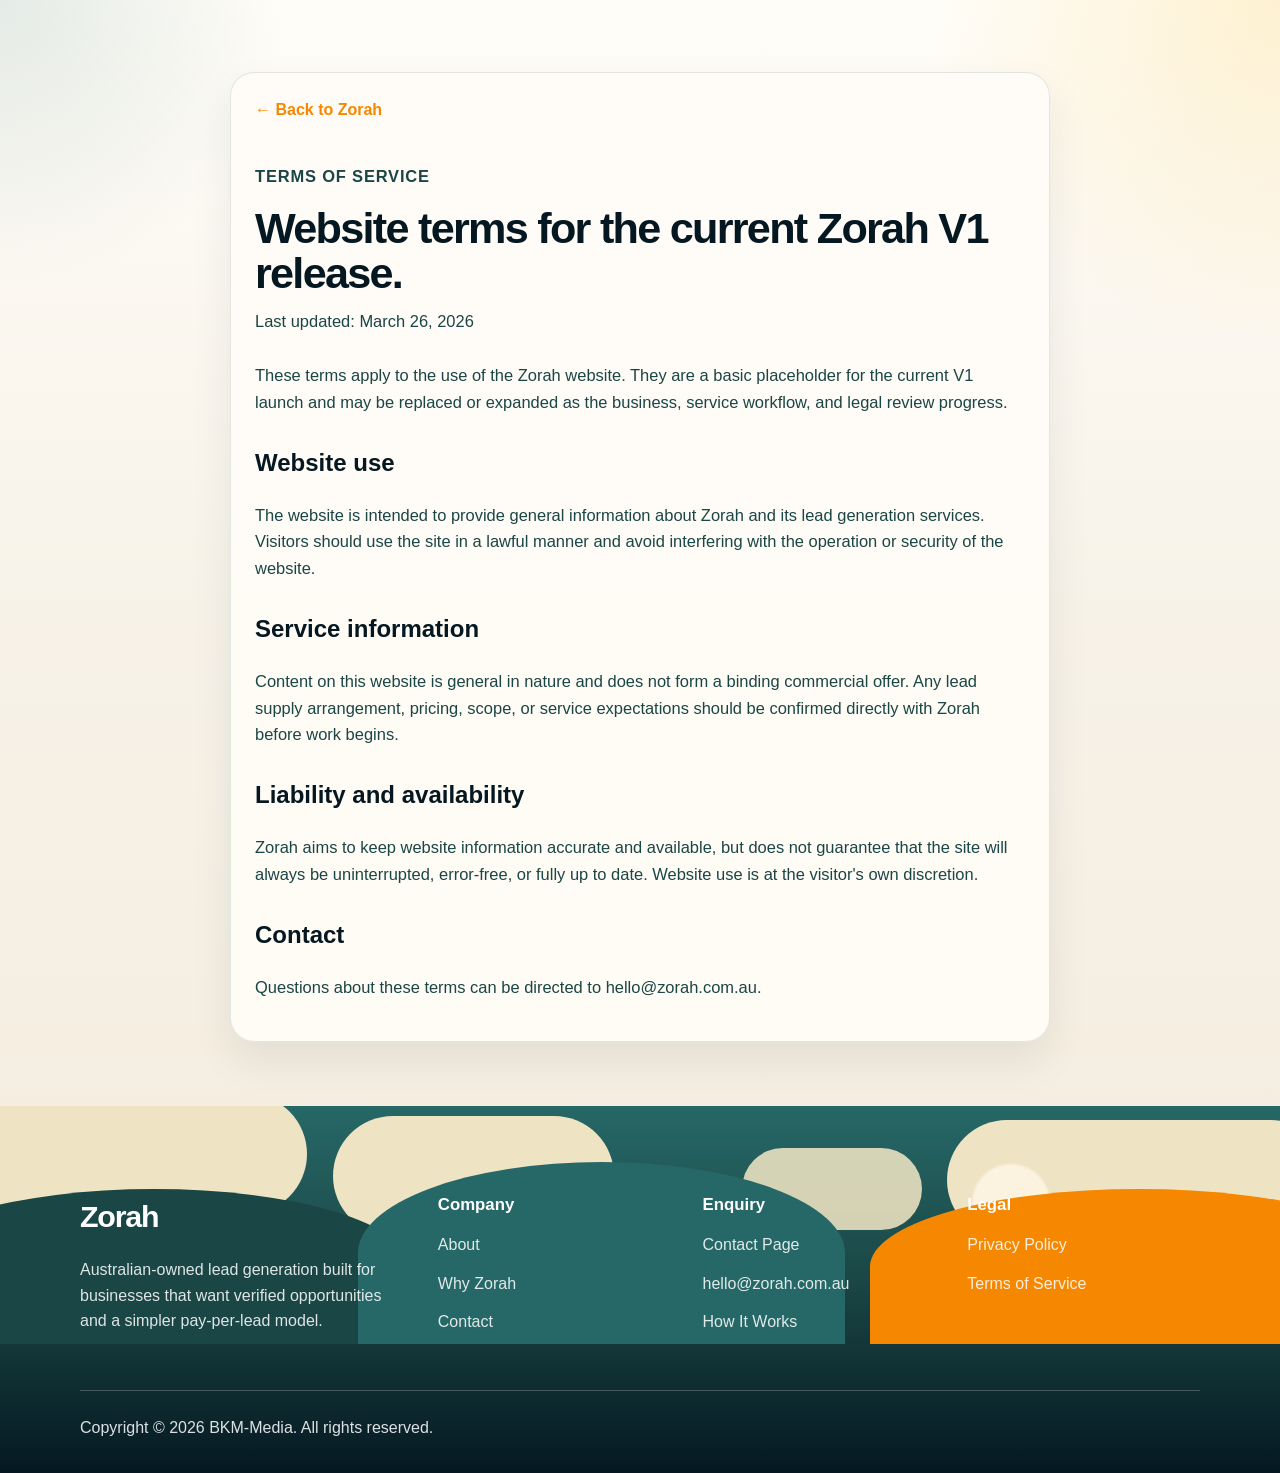
<file: terms.html>
<!DOCTYPE html>
<html lang="en">
<head>
  <meta charset="UTF-8" />
  <meta name="viewport" content="width=device-width, initial-scale=1.0" />
  <title>Zorah | Terms of Service</title>
  <meta name="description" content="Terms of service for the Zorah website." />
  <link rel="stylesheet" href="style.css" />
</head>
<body class="legal-page">
  <main class="legal-main">
    <article class="legal-shell">
      <a href="index.html" class="legal-back">&larr; Back to Zorah</a>
      <p class="section-label">Terms of Service</p>
      <h1>Website terms for the current Zorah V1 release.</h1>
      <p class="legal-meta">Last updated: March 26, 2026</p>

      <section>
        <p>
          These terms apply to the use of the Zorah website. They are a basic placeholder for the
          current V1 launch and may be replaced or expanded as the business, service workflow, and
          legal review progress.
        </p>
      </section>

      <section>
        <h2>Website use</h2>
        <p>
          The website is intended to provide general information about Zorah and its lead generation
          services. Visitors should use the site in a lawful manner and avoid interfering with the
          operation or security of the website.
        </p>
      </section>

      <section>
        <h2>Service information</h2>
        <p>
          Content on this website is general in nature and does not form a binding commercial offer.
          Any lead supply arrangement, pricing, scope, or service expectations should be confirmed
          directly with Zorah before work begins.
        </p>
      </section>

      <section>
        <h2>Liability and availability</h2>
        <p>
          Zorah aims to keep website information accurate and available, but does not guarantee that
          the site will always be uninterrupted, error-free, or fully up to date. Website use is at
          the visitor's own discretion.
        </p>
      </section>

      <section>
        <h2>Contact</h2>
        <p>
          Questions about these terms can be directed to
          <a href="mailto:hello@zorah.com.au">hello@zorah.com.au</a>.
        </p>
      </section>
    </article>
  </main>
  <footer class="site-footer site-footer-rich">
    <div class="footer-skyline" aria-hidden="true">
      <span class="footer-cloud footer-cloud-a"></span>
      <span class="footer-cloud footer-cloud-b"></span>
      <span class="footer-cloud footer-cloud-c"></span>
      <span class="footer-cloud footer-cloud-d"></span>
      <span class="footer-orb footer-orb-a"></span>
      <span class="footer-hill footer-hill-a"></span>
      <span class="footer-hill footer-hill-b"></span>
      <span class="footer-hill footer-hill-c"></span>
    </div>
    <div class="container footer-shell">
      <div class="footer-brand">
        <strong>Zorah</strong>
        <p>
          Australian-owned lead generation built for businesses that want verified opportunities
          and a simpler pay-per-lead model.
        </p>
      </div>
      <div class="footer-column">
        <h3>Company</h3>
        <a href="index.html#about">About</a>
        <a href="index.html#why-zorah">Why Zorah</a>
        <a href="contact.html">Contact</a>
      </div>
      <div class="footer-column">
        <h3>Enquiry</h3>
        <a href="contact.html">Contact Page</a>
        <a href="mailto:hello@zorah.com.au">hello@zorah.com.au</a>
        <a href="index.html#how-it-works">How It Works</a>
      </div>
      <div class="footer-column">
        <h3>Legal</h3>
        <a href="privacy.html">Privacy Policy</a>
        <a href="terms.html">Terms of Service</a>
      </div>
    </div>
    <div class="container footer-bottom">
      <p>Copyright &copy; 2026 BKM-Media. All rights reserved.</p>
    </div>
  </footer>
</body>
</html>
</file>
<file: style.css>
* {
  box-sizing: border-box;
}

:root {
  color-scheme: light;
  --bg: #f7f2e8;
  --bg-soft: #fcf8f1;
  --text: #051821;
  --muted: #1a4645;
  --line: rgba(26, 70, 69, 0.18);
  --primary: #f58800;
  --primary-dark: #d77700;
  --accent: #fbbc24;
  --footer: #1a4645;
  --footer-deep: #051821;
  --footer-mid: #266867;
  --shadow: 0 18px 40px rgba(18, 32, 47, 0.08);
  --radius-lg: 24px;
  --radius-md: 18px;
  --radius-sm: 12px;
}

html {
  scroll-behavior: smooth;
}

body {
  margin: 0;
  font-family: Inter, Arial, sans-serif;
  color: var(--text);
  background:
    radial-gradient(circle at top right, rgba(251, 188, 36, 0.18), transparent 22rem),
    radial-gradient(circle at top left, rgba(38, 104, 103, 0.12), transparent 18rem),
    linear-gradient(180deg, #fffdf8 0%, var(--bg) 42%, #f3eadb 100%);
  line-height: 1.6;
}

img {
  max-width: 100%;
  display: block;
}

a {
  color: inherit;
  text-decoration: none;
}

button,
input,
textarea {
  font: inherit;
}

.container {
  width: min(1120px, calc(100% - 2rem));
  margin: 0 auto;
}

.narrow {
  width: min(760px, 100%);
  margin: 0 auto;
}

.center {
  text-align: center;
}

.site-header {
  position: sticky;
  top: 0;
  z-index: 20;
  background: rgba(255, 251, 244, 0.92);
  backdrop-filter: blur(14px);
  border-bottom: 1px solid rgba(26, 70, 69, 0.12);
}

.header-inner {
  display: flex;
  align-items: center;
  justify-content: space-between;
  min-height: 76px;
  gap: 1rem;
}

.logo {
  font-size: 1.3rem;
  font-weight: 800;
  letter-spacing: -0.03em;
  transition: transform 0.28s ease, color 0.28s ease;
}

.logo:hover,
.logo:focus-visible {
  transform: rotate(-2deg) scale(1.03);
  color: var(--primary-dark);
}

.nav {
  display: flex;
  gap: 1.25rem;
  align-items: center;
}

.nav a {
  color: var(--muted);
  font-size: 0.95rem;
  transition: color 0.2s ease;
}

.nav a:not(.btn) {
  position: relative;
}

.nav a:not(.btn)::after {
  content: "";
  position: absolute;
  left: 0;
  right: 0;
  bottom: -0.2rem;
  height: 2px;
  background: var(--primary);
  transform: scaleX(0);
  transform-origin: left center;
  transition: transform 0.28s ease;
}

.nav a:not(.btn):hover::after,
.nav a:not(.btn):focus-visible::after {
  transform: scaleX(1);
}

.nav a:hover,
.nav a:focus-visible,
.footer-column a:hover,
.footer-column a:focus-visible,
.contact-link:hover,
.contact-link:focus-visible {
  color: var(--primary-dark);
}

.menu-toggle {
  display: none;
  width: 48px;
  height: 48px;
  border: 1px solid var(--line);
  border-radius: 14px;
  background: rgba(255, 248, 238, 0.9);
  padding: 0;
  cursor: pointer;
}

.menu-toggle span {
  display: block;
  width: 18px;
  height: 2px;
  margin: 4px auto;
  border-radius: 999px;
  background: var(--text);
}

.btn {
  display: inline-flex;
  align-items: center;
  justify-content: center;
  padding: 0.9rem 1.2rem;
  border-radius: 999px;
  background: var(--primary);
  color: #ffffff;
  font-weight: 700;
  border: 1px solid var(--primary);
  transition:
    transform 0.18s ease,
    box-shadow 0.18s ease,
    background 0.18s ease,
    border-color 0.18s ease;
}

.btn:hover,
.btn:focus-visible {
  transform: translateY(-1px);
  box-shadow: 0 14px 24px rgba(245, 136, 0, 0.22);
  background: var(--primary-dark);
  border-color: var(--primary-dark);
}

.btn-secondary {
  background: rgba(255, 252, 247, 0.75);
  color: var(--text);
  border-color: var(--line);
  box-shadow: none;
}

.btn-secondary:hover,
.btn-secondary:focus-visible {
  background: rgba(251, 188, 36, 0.12);
}

.btn-sm {
  padding: 0.7rem 1rem;
}

.nav .nav-cta,
.nav .nav-cta:hover,
.nav .nav-cta:focus-visible {
  color: #ffffff;
}

.hero-actions .btn:not(.btn-secondary),
.nav .nav-cta {
  animation: buttonBreathe 4.8s ease-in-out infinite;
}

.hero-actions .btn:not(.btn-secondary):nth-child(2),
.center-actions .btn:not(.btn-secondary) {
  animation-delay: 0.8s;
}

.hero,
.contact-hero {
  padding: 6rem 0 4rem;
}

.hero-grid,
.contact-grid {
  display: grid;
  grid-template-columns: 1.2fr 0.88fr;
  gap: 2rem;
  align-items: center;
}

.contact-grid {
  align-items: start;
}

.eyebrow,
.section-label,
.contact-label,
.preview-label {
  color: var(--primary-dark);
  font-weight: 800;
  letter-spacing: 0.05em;
  text-transform: uppercase;
  font-size: 0.78rem;
}

.hero h1,
.section h2,
.legal-shell h1,
.contact-copy h1 {
  line-height: 1.04;
  margin: 0.5rem 0 1rem;
  letter-spacing: -0.04em;
}

.hero h1,
.contact-copy h1 {
  font-size: clamp(2.7rem, 6vw, 4.8rem);
  max-width: 11ch;
}

.contact-copy h1 {
  max-width: 13.5ch;
}

.coolors-text .coolors-char {
  display: inline-block;
  will-change: transform;
  cursor: default;
  transition: color 0.22s ease;
}

.coolors-text .coolors-word {
  display: inline-block;
  white-space: nowrap;
}

.coolors-text .coolors-char.is-active {
  animation: coolorsBounce 0.62s cubic-bezier(0.22, 1, 0.36, 1) 1;
}

.section h2,
.legal-shell h1 {
  font-size: clamp(1.9rem, 4vw, 2.7rem);
}

.hero-text,
.section p,
.legal-shell p,
.legal-shell li,
.contact-copy p {
  color: var(--muted);
  font-size: 1.03rem;
}

.hero-text,
.contact-copy p {
  max-width: 58ch;
  font-size: 1.12rem;
}

.hero-actions {
  display: flex;
  gap: 1rem;
  flex-wrap: wrap;
  margin-top: 1.75rem;
}

.hero-content,
.contact-copy,
.hero-card,
.contact-grid .hero-card,
.preview-card,
.contact-intro-card,
.placeholder-note,
.contact-card {
  animation: fadeUp 0.8s ease both;
}

.hero-card,
.contact-grid .hero-card {
  animation:
    fadeUp 0.8s ease both,
    gentleFloat 8s ease-in-out 1s infinite;
}

.preview-card,
.contact-intro-card {
  animation:
    fadeUp 0.95s ease both,
    gentleFloat 10s ease-in-out 1.4s infinite;
}

.hero-card,
.card,
.enquiry-form,
.placeholder-note,
.contact-card,
.legal-shell,
.preview-card,
.contact-intro-card {
  background: rgba(255, 251, 246, 0.96);
  border: 1px solid rgba(26, 70, 69, 0.12);
  border-radius: var(--radius-lg);
  box-shadow: var(--shadow);
}

.hero-card,
.card,
.contact-card,
.placeholder-note,
.legal-shell,
.preview-card,
.contact-intro-card {
  padding: 1.5rem;
}

.hero-card h2,
.card h3,
.preview-card h3,
.contact-intro-card h2 {
  margin-top: 0.45rem;
  margin-bottom: 0.7rem;
}

.hero-card h2,
.contact-intro-card h2 {
  font-size: 1.35rem;
}

.list-check {
  padding: 0;
  margin: 0;
  list-style: none;
}

.list-check li {
  position: relative;
  padding-left: 1.45rem;
  color: var(--muted);
}

.list-check li + li {
  margin-top: 0.8rem;
}

.list-check li::before {
  content: "";
  position: absolute;
  left: 0;
  top: 0.62rem;
  width: 0.45rem;
  height: 0.45rem;
  border-radius: 999px;
  background: var(--primary);
}

.section {
  padding: 4.75rem 0;
}

.section-alt {
  background: rgba(251, 188, 36, 0.08);
}

.cards {
  display: grid;
  gap: 1.25rem;
  margin-top: 2rem;
}

.three-col {
  grid-template-columns: repeat(3, 1fr);
}

.two-col {
  grid-template-columns: repeat(2, 1fr);
}

.card {
  padding: 1.6rem;
  transition:
    transform 0.24s ease,
    box-shadow 0.24s ease,
    border-color 0.24s ease;
}

.cards .card:hover,
.cards .card:focus-within {
  transform: translateY(-6px);
  box-shadow: 0 22px 44px rgba(5, 24, 33, 0.12);
  border-color: rgba(245, 136, 0, 0.22);
}

.step {
  display: inline-block;
  font-size: 0.82rem;
  font-weight: 800;
  color: var(--primary-dark);
  letter-spacing: 0.08em;
}

.quote {
  font-size: 1.05rem;
  color: var(--text);
}

.author {
  color: var(--muted);
  margin-bottom: 0;
  font-size: 0.95rem;
}

.marquee-shell {
  overflow: hidden;
  margin-top: 2rem;
  mask-image: linear-gradient(90deg, transparent, #000 8%, #000 92%, transparent);
}

.marquee-track {
  display: flex;
  gap: 1.25rem;
  width: max-content;
  animation: reviewLoop 28s linear infinite;
}

.marquee-card {
  width: min(24rem, 78vw);
  flex: 0 0 auto;
}

.marquee-track:hover {
  animation-play-state: paused;
}

.enquiry-preview-grid,
.contact-panels {
  display: grid;
  grid-template-columns: 0.95fr 1.05fr;
  gap: 2rem;
  align-items: start;
}

.preview-card {
  min-height: 100%;
}

.contact-panels {
  margin-top: 2.5rem;
}

.contact-intro-card {
  margin-top: 1.5rem;
}

.contact-card {
  display: grid;
  gap: 0.4rem;
}

.contact-link {
  font-size: clamp(1.25rem, 3vw, 1.55rem);
  font-weight: 800;
  letter-spacing: -0.03em;
}

.contact-help {
  margin: 0;
}

.enquiry-panel {
  display: grid;
  gap: 1rem;
}

.placeholder-note p {
  margin-bottom: 0;
}

.enquiry-form {
  padding: 1.5rem;
}

.form-fields {
  border: 0;
  margin: 0;
  padding: 0;
}

.enquiry-form label {
  display: block;
  font-weight: 700;
  margin-bottom: 1rem;
}

.enquiry-form input,
.enquiry-form textarea {
  width: 100%;
  margin-top: 0.45rem;
  padding: 0.9rem 1rem;
  border: 1px solid var(--line);
  border-radius: var(--radius-sm);
  background: rgba(255, 249, 240, 0.92);
  color: var(--text);
}

.form-fields[disabled] {
  opacity: 0.68;
}

.contact-note {
  margin-top: 1rem;
  font-size: 0.95rem;
}

.final-cta {
  padding-top: 2rem;
}

.center-actions {
  justify-content: center;
}

.site-footer {
  position: relative;
  overflow: hidden;
  margin-top: 4rem;
}

.site-footer-rich {
  background: linear-gradient(180deg, var(--footer-mid) 0%, var(--footer) 48%, var(--footer-deep) 100%);
  color: #ffffff;
  padding-top: 6.4rem;
}

.footer-skyline {
  position: absolute;
  inset: 0 0 auto;
  height: 220px;
  pointer-events: none;
}

.footer-cloud,
.footer-hill,
.footer-orb {
  position: absolute;
  display: block;
}

.footer-cloud {
  top: -12px;
  height: 120px;
  background: rgba(255, 239, 204, 0.92);
  border-radius: 999px;
  animation: cloudDrift 13s ease-in-out infinite;
}

.footer-cloud-a {
  left: -6%;
  width: 30%;
  animation-delay: 0s;
}

.footer-cloud-b {
  left: 26%;
  width: 22%;
  top: 10px;
  animation-delay: 2.2s;
}

.footer-cloud-c {
  right: -4%;
  width: 30%;
  top: 14px;
  animation-delay: 4.4s;
}

.footer-cloud-d {
  left: 58%;
  width: 14%;
  top: 42px;
  height: 82px;
  opacity: 0.88;
  animation-delay: 1.1s;
}

.footer-orb {
  border-radius: 999px;
  background: rgba(255, 248, 232, 0.78);
  filter: blur(1px);
  animation: orbPulse 11s ease-in-out infinite;
}

.footer-orb-a {
  top: 58px;
  right: 18%;
  width: 78px;
  height: 78px;
  animation-delay: 3.1s;
}

.footer-hill {
  bottom: -18px;
  height: 155px;
  border-radius: 55% 55% 0 0;
  transform-origin: center bottom;
}

.footer-hill-a {
  left: -8%;
  width: 40%;
  background: #1a4645;
  animation: hillPulseLeft 7.4s ease-in-out infinite;
}

.footer-hill-b {
  left: 28%;
  width: 38%;
  height: 182px;
  background: #266867;
  animation: hillPulseMid 6.2s ease-in-out 1.1s infinite;
}

.footer-hill-c {
  right: -10%;
  width: 42%;
  background: #f58800;
  animation: hillPulseRight 8.1s ease-in-out 0.45s infinite;
}

.footer-shell,
.footer-bottom {
  position: relative;
  z-index: 1;
}

.footer-shell {
  display: grid;
  grid-template-columns: 1.4fr 1fr 1fr 1fr;
  gap: 2rem;
  margin-top: -1rem;
  padding-bottom: 2.5rem;
}

.footer-brand strong {
  display: block;
  font-size: 1.9rem;
  letter-spacing: -0.04em;
  margin-bottom: 0.85rem;
}

.footer-brand p,
.footer-column a,
.footer-bottom p {
  color: rgba(255, 255, 255, 0.86);
}

.footer-column {
  display: grid;
  gap: 0.8rem;
  align-content: start;
}

.footer-column h3 {
  margin: 0;
  font-size: 1.05rem;
}

.footer-column a {
  transition: opacity 0.18s ease;
}

.footer-column a:hover,
.footer-column a:focus-visible {
  opacity: 1;
  color: #fbbc24;
}

.footer-bottom {
  border-top: 1px solid rgba(255, 255, 255, 0.22);
  padding: 1.5rem 0 2rem;
}

.footer-bottom p {
  margin: 0;
}

.legal-page {
  min-height: 100vh;
}

.legal-main {
  padding: 4.5rem 0 0;
}

.legal-shell {
  width: min(820px, calc(100% - 2rem));
  margin: 0 auto;
}

.legal-meta {
  margin-top: -0.25rem;
  margin-bottom: 1.75rem;
  font-size: 0.95rem;
}

.legal-shell section + section {
  margin-top: 1.8rem;
}

.legal-shell ul {
  margin: 0.75rem 0 0;
  padding-left: 1.25rem;
  color: var(--muted);
}

.legal-back {
  display: inline-flex;
  align-items: center;
  gap: 0.45rem;
  color: var(--primary);
  font-weight: 700;
  margin-bottom: 1.5rem;
}

@keyframes fadeUp {
  from {
    opacity: 0;
    transform: translateY(24px);
  }

  to {
    opacity: 1;
    transform: translateY(0);
  }
}

@keyframes gentleFloat {
  0%,
  100% {
    transform: translateY(0);
  }

  50% {
    transform: translateY(-10px);
  }
}

@keyframes buttonBreathe {
  0%,
  100% {
    transform: translateY(0) scale(1);
    box-shadow: 0 0 0 rgba(245, 136, 0, 0);
  }

  50% {
    transform: translateY(-2px) scale(1.02);
    box-shadow: 0 16px 28px rgba(245, 136, 0, 0.18);
  }
}

@keyframes coolorsBounce {
  0% {
    transform: translate3d(0, 0, 0) rotate(0deg);
  }

  24% {
    transform: translate3d(0, -0.26em, 0) rotate(-4deg);
  }

  48% {
    transform: translate3d(0, 0.04em, 0) rotate(2deg);
  }

  68% {
    transform: translate3d(0, -0.1em, 0) rotate(-1.2deg);
  }

  84% {
    transform: translate3d(0, 0.02em, 0) rotate(0.8deg);
  }

  100% {
    transform: translate3d(0, 0, 0) rotate(0deg);
  }
}

@keyframes reviewLoop {
  from {
    transform: translateX(0);
  }

  to {
    transform: translateX(calc(-50% - 0.625rem));
  }
}

@keyframes cloudDrift {
  0%,
  100% {
    transform: translate3d(0, 0, 0) scale(1);
  }

  30% {
    transform: translate3d(10px, -32px, 0) scale(1.04);
  }

  58% {
    transform: translate3d(-12px, 10px, 0) scale(0.96);
  }

  82% {
    transform: translate3d(6px, -20px, 0) scale(1.02);
  }
}

@keyframes orbPulse {
  0%,
  100% {
    transform: translate3d(0, 0, 0) scale(1);
    opacity: 0.78;
  }

  35% {
    transform: translate3d(-10px, -30px, 0) scale(1.12);
    opacity: 0.96;
  }

  68% {
    transform: translate3d(12px, 12px, 0) scale(0.9);
    opacity: 0.68;
  }
}

@keyframes hillPulseLeft {
  0%,
  100% {
    transform: scaleY(1);
  }

  45% {
    transform: scaleY(1.14);
  }

  70% {
    transform: scaleY(0.92);
  }
}

@keyframes hillPulseMid {
  0%,
  100% {
    transform: scaleY(0.96);
  }

  35% {
    transform: scaleY(1.18);
  }

  68% {
    transform: scaleY(0.94);
  }
}

@keyframes hillPulseRight {
  0%,
  100% {
    transform: scaleY(0.97);
  }

  40% {
    transform: scaleY(1.16);
  }

  72% {
    transform: scaleY(0.9);
  }
}

@media (prefers-reduced-motion: reduce) {
  *,
  *::before,
  *::after {
    animation: none !important;
    transition: none !important;
    scroll-behavior: auto !important;
  }
}

@media (max-width: 980px) {
  .hero-grid,
  .contact-grid,
  .three-col,
  .two-col,
  .enquiry-preview-grid,
  .contact-panels,
  .footer-shell {
    grid-template-columns: 1fr;
  }

  .footer-shell {
    gap: 1.5rem;
  }

  .footer-cloud-a,
  .footer-cloud-b,
  .footer-cloud-c {
    width: 45%;
  }

  .marquee-card {
    width: min(22rem, 84vw);
  }
}

@media (max-width: 900px) {
  .hero,
  .contact-hero {
    padding-top: 4.5rem;
  }

  .header-inner {
    position: relative;
  }

  .menu-toggle {
    display: inline-block;
  }

  .nav {
    position: absolute;
    top: calc(100% + 0.75rem);
    right: 0;
    left: 0;
    display: none;
    flex-direction: column;
    align-items: stretch;
    gap: 0.4rem;
    padding: 0.8rem;
    border: 1px solid rgba(215, 221, 229, 0.95);
    border-radius: var(--radius-md);
    background: rgba(255, 255, 255, 0.98);
    box-shadow: var(--shadow);
  }

  .nav.is-open {
    display: flex;
  }

  .nav a {
    padding: 0.8rem 0.95rem;
    border-radius: var(--radius-sm);
  }

  .nav a.btn {
    justify-content: center;
  }

  .hero h1,
  .contact-copy h1 {
    max-width: 12ch;
  }

  .contact-copy h1 {
    max-width: 14ch;
  }

  .section,
  .legal-main {
    padding: 4rem 0 0;
  }
}

@media (max-width: 640px) {
  .container,
  .legal-shell {
    width: min(100% - 1.25rem, 100%);
  }

  .hero,
  .contact-hero {
    padding-top: 4rem;
  }

  .hero-actions {
    gap: 0.75rem;
  }

  .hero-actions .btn,
  .center-actions .btn {
    width: 100%;
  }

  .hero-card,
  .card,
  .contact-card,
  .placeholder-note,
  .enquiry-form,
  .legal-shell,
  .preview-card,
  .contact-intro-card {
    border-radius: 20px;
  }

  .site-footer-rich {
    padding-top: 6rem;
  }

  .footer-skyline {
    height: 170px;
  }

  .marquee-shell {
    mask-image: none;
  }
}
</file>
<file: testvonmijo/style.css>
* {
  margin: 0;
  padding: 0;
  box-sizing: border-box;
}

body {
  font-family: Arial, sans-serif;
  color: #222;
  background-color: #ebebe6;
  line-height: 1.5;
}

h1, h2, h3 {
  line-height: 1.2;
  margin-bottom: 16px;
}

p {
  margin-bottom: 16px;
}

a {
  text-decoration: none;
  color: inherit;
}

img {
  max-width: 100%;
  display: block;
}

.site-header {
  padding-top: 10px;
  padding-bottom: 10px;
  background-color: #fff;
}

.site-nav {
  display: flex;
  gap: 15px;
}

.header-inner,
.hero-inner,
.footer-inner {
  width: 90%;
  max-width: 1100px;
  margin: 0 auto;
}

.header-inner {
  display: flex;
  justify-content: space-between;
  align-items: center;
}

.hero {
  padding: 100px 0;
}

.hero-inner {
  max-width: 900px;
  text-align: center;
}

.hero-intro {
  font-size: 12px;
  margin-bottom: 10px;
  font-weight: bold;
}

.hero-cta {
  display: flex;
  justify-content: center;
  gap: 10px;
  margin-top: 10px;
}

.hero-cta-1 {
  display: inline-block;
  padding: 15px 15px;
  border: 2px solid #b15800;
  border-radius: 30px;
  font-weight: 600;
  background-color: #b15800;
  color: #fff;
}

.hero-cta-2 {
  display: inline-block;
  padding: 15px 15px;
  border: 2px solid #b15800;
  border-radius: 30px;
  font-weight: 600;
  background-color: #fff;
}

.logo {
  font-weight: 600;
  font-size: 20px;
}

.about {
  padding: 80px 0;
}

.about-inner {
  background-color: #fff;
  padding: 30px;
  margin: 0 auto;
  border: 1px solid #d3d3d3;
  border-radius: 20px;
  box-shadow: 0 4px 12px rgba(0, 0, 0, 0.08);
  max-width: 900px;
}

.about-inner h2 {
  font-size: 1.75em;
  margin-bottom: 20px;
}

.about-inner p {
  font-size: 18px;
  color: #303030;
}

.footer {
  padding-top: 20px;
  padding-bottom: 20px;
  background-color: #ff962e;
}

.footer-inner {
  display: flex;
  flex-wrap: wrap;
  gap: 30px;
  align-items: flex-start;
}

.footer-brand,
.footer-company,
.footer-contact,
.footer-legal {
  flex: 1 1 220px;
  min-width: 220px;
}

.footer-company a,
.footer-contact a,
.footer-legal a {
  display: block;
  margin-bottom: 10px;
}

.footer-bottom {
  margin-top: 20px;
  padding-top: 20px;
  border-top: 1px solid #000;
  flex-basis: 100%;
}

.footer-inner h3 {
  margin-bottom: 15px;
  font-weight: 800;
}
</file>
